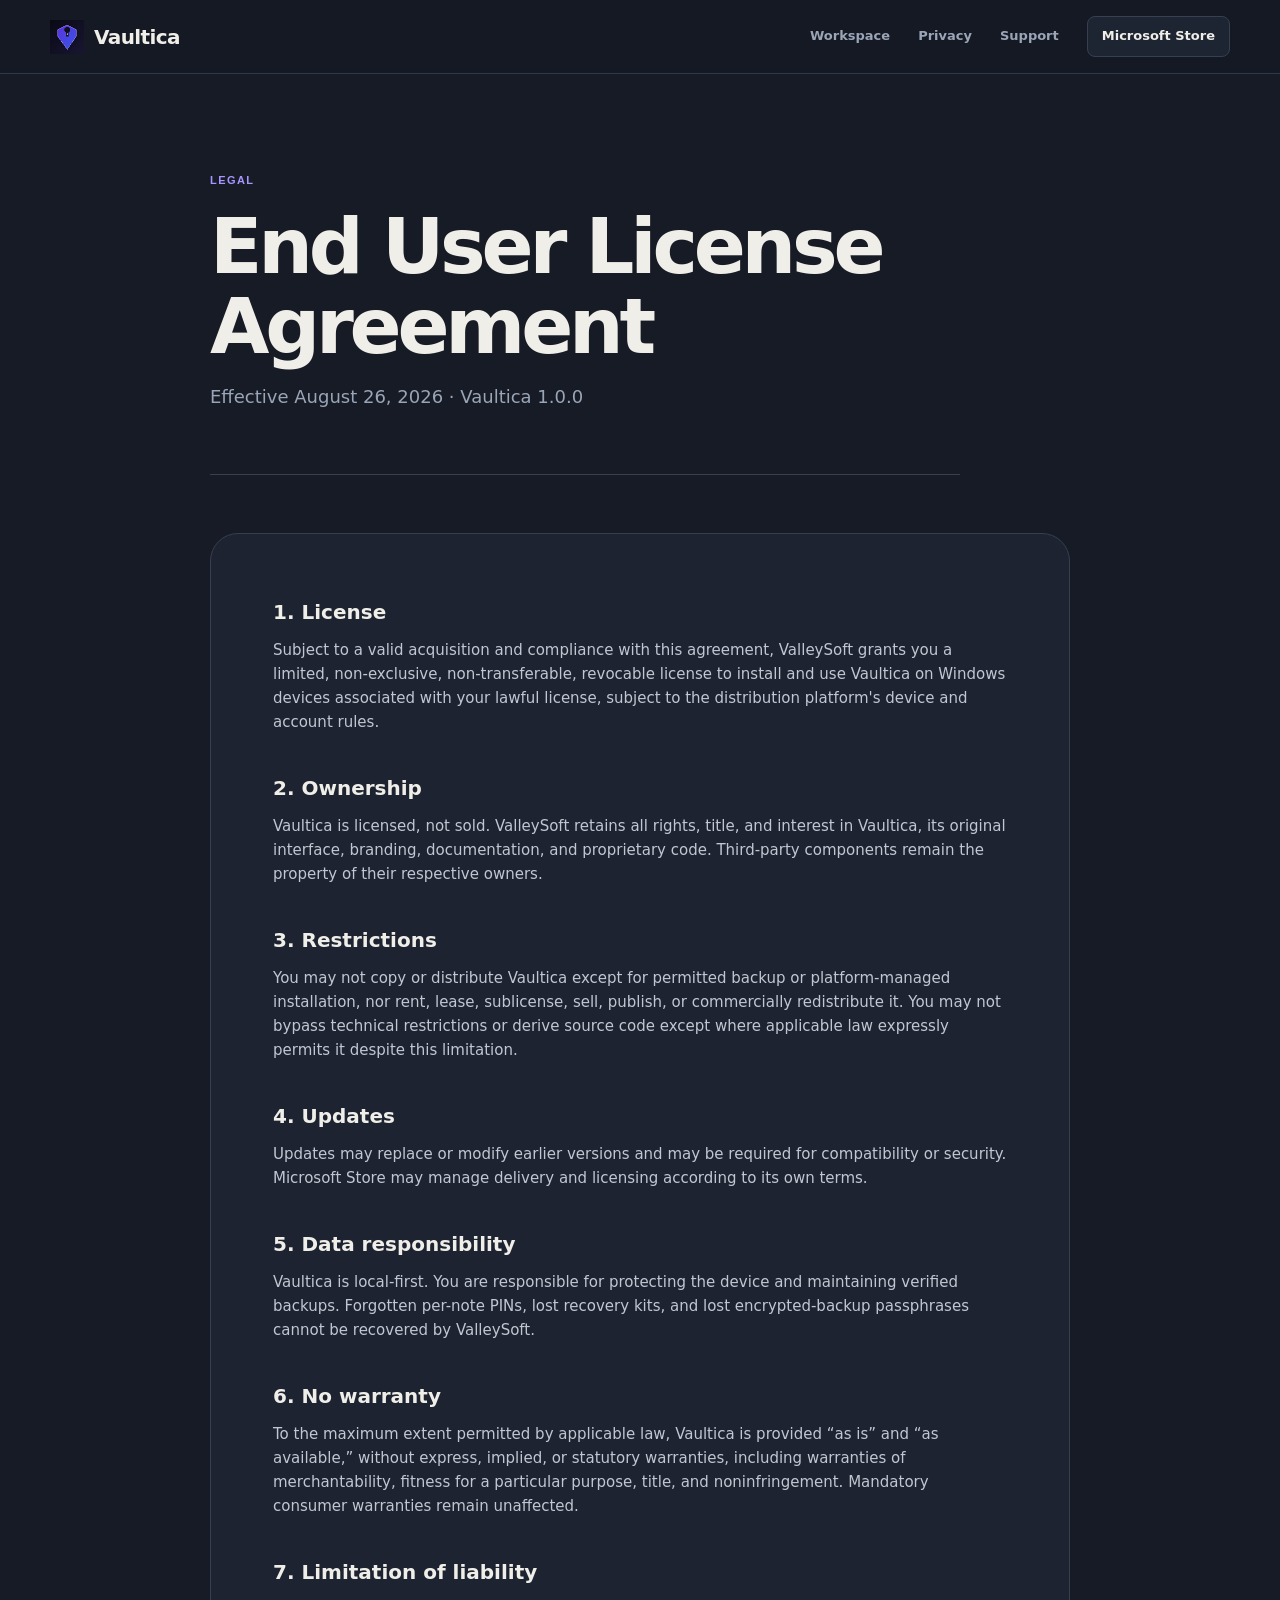
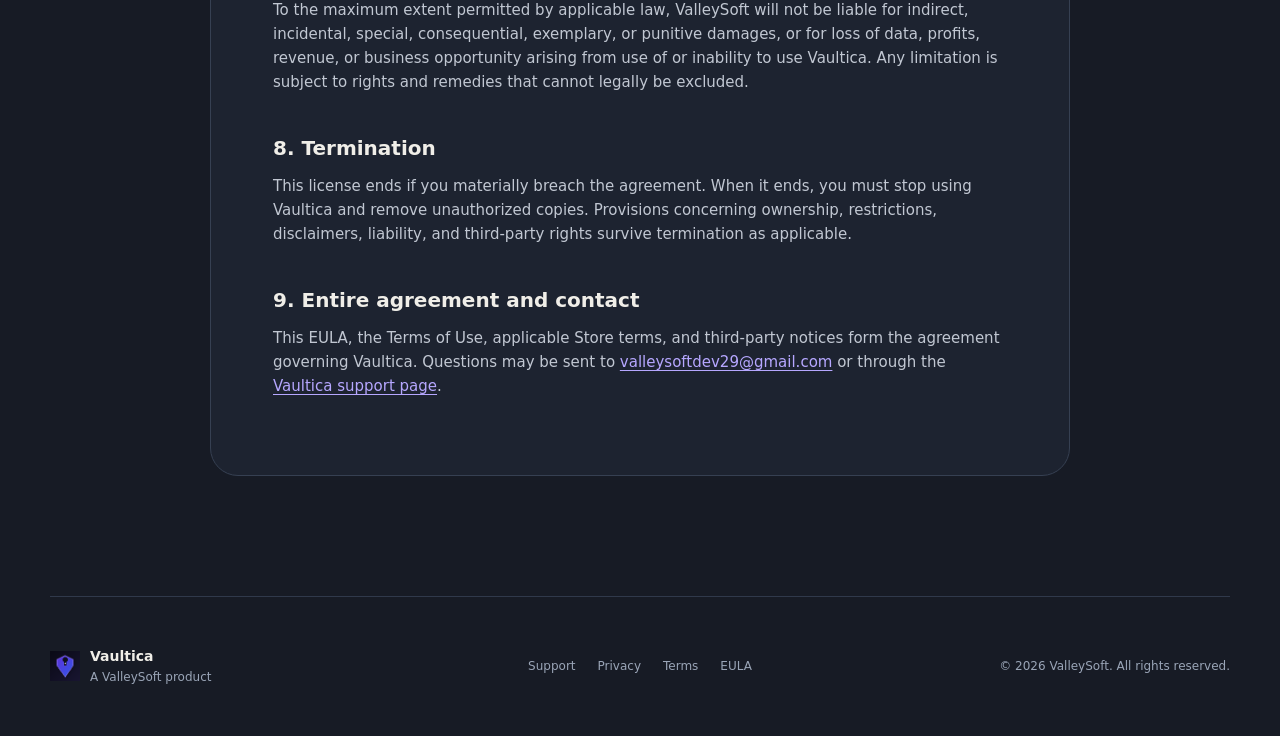
<file: eula.html>
<!doctype html><html lang="en"><head><meta charset="utf-8"><meta name="viewport" content="width=device-width, initial-scale=1"><meta name="theme-color" content="#151923"><meta name="description" content="Vaultica End User License Agreement."><title>End User License Agreement — Vaultica</title><link rel="icon" href="assets/icon-64x64.png"><link rel="stylesheet" href="assets/site.css"><script defer src="assets/site.js"></script></head>
<body class="document-page"><a class="skip-link" href="#main">Skip to content</a><header class="site-header"><a class="brand" href="index.html"><img src="assets/icon-64x64.png" width="34" height="34" alt=""><span>Vaultica</span></a><nav class="primary-nav"><a href="index.html#workspace">Workspace</a><a href="privacy.html">Privacy</a><a href="support.html">Support</a><a class="nav-pill" href="index.html#availability">Microsoft Store</a></nav><button class="menu-button" type="button" aria-label="Open navigation" aria-expanded="false"><span></span><span></span></button></header>
<main id="main" class="legal-document"><header><span class="kicker">Legal</span><h1>End User License Agreement</h1><p>Effective August 26, 2026 · Vaultica 1.0.0</p></header><section>
<h2>1. License</h2><p>Subject to a valid acquisition and compliance with this agreement, ValleySoft grants you a limited, non-exclusive, non-transferable, revocable license to install and use Vaultica on Windows devices associated with your lawful license, subject to the distribution platform's device and account rules.</p>
<h2>2. Ownership</h2><p>Vaultica is licensed, not sold. ValleySoft retains all rights, title, and interest in Vaultica, its original interface, branding, documentation, and proprietary code. Third-party components remain the property of their respective owners.</p>
<h2>3. Restrictions</h2><p>You may not copy or distribute Vaultica except for permitted backup or platform-managed installation, nor rent, lease, sublicense, sell, publish, or commercially redistribute it. You may not bypass technical restrictions or derive source code except where applicable law expressly permits it despite this limitation.</p>
<h2>4. Updates</h2><p>Updates may replace or modify earlier versions and may be required for compatibility or security. Microsoft Store may manage delivery and licensing according to its own terms.</p>
<h2>5. Data responsibility</h2><p>Vaultica is local-first. You are responsible for protecting the device and maintaining verified backups. Forgotten per-note PINs, lost recovery kits, and lost encrypted-backup passphrases cannot be recovered by ValleySoft.</p>
<h2>6. No warranty</h2><p>To the maximum extent permitted by applicable law, Vaultica is provided “as is” and “as available,” without express, implied, or statutory warranties, including warranties of merchantability, fitness for a particular purpose, title, and noninfringement. Mandatory consumer warranties remain unaffected.</p>
<h2>7. Limitation of liability</h2><p>To the maximum extent permitted by applicable law, ValleySoft will not be liable for indirect, incidental, special, consequential, exemplary, or punitive damages, or for loss of data, profits, revenue, or business opportunity arising from use of or inability to use Vaultica. Any limitation is subject to rights and remedies that cannot legally be excluded.</p>
<h2>8. Termination</h2><p>This license ends if you materially breach the agreement. When it ends, you must stop using Vaultica and remove unauthorized copies. Provisions concerning ownership, restrictions, disclaimers, liability, and third-party rights survive termination as applicable.</p>
<h2>9. Entire agreement and contact</h2><p>This EULA, the Terms of Use, applicable Store terms, and third-party notices form the agreement governing Vaultica. Questions may be sent to <a href="mailto:valleysoftdev29@gmail.com">valleysoftdev29@gmail.com</a> or through the <a href="support.html">Vaultica support page</a>.</p>
</section></main><footer class="site-footer shell"><div class="footer-brand"><img src="assets/icon-64x64.png" width="30" height="30" alt=""><div><strong>Vaultica</strong><span>A ValleySoft product</span></div></div><nav><a href="support.html">Support</a><a href="privacy.html">Privacy</a><a href="terms.html">Terms</a><a href="eula.html">EULA</a></nav><p>© 2026 ValleySoft. All rights reserved.</p></footer></body></html>
</file>
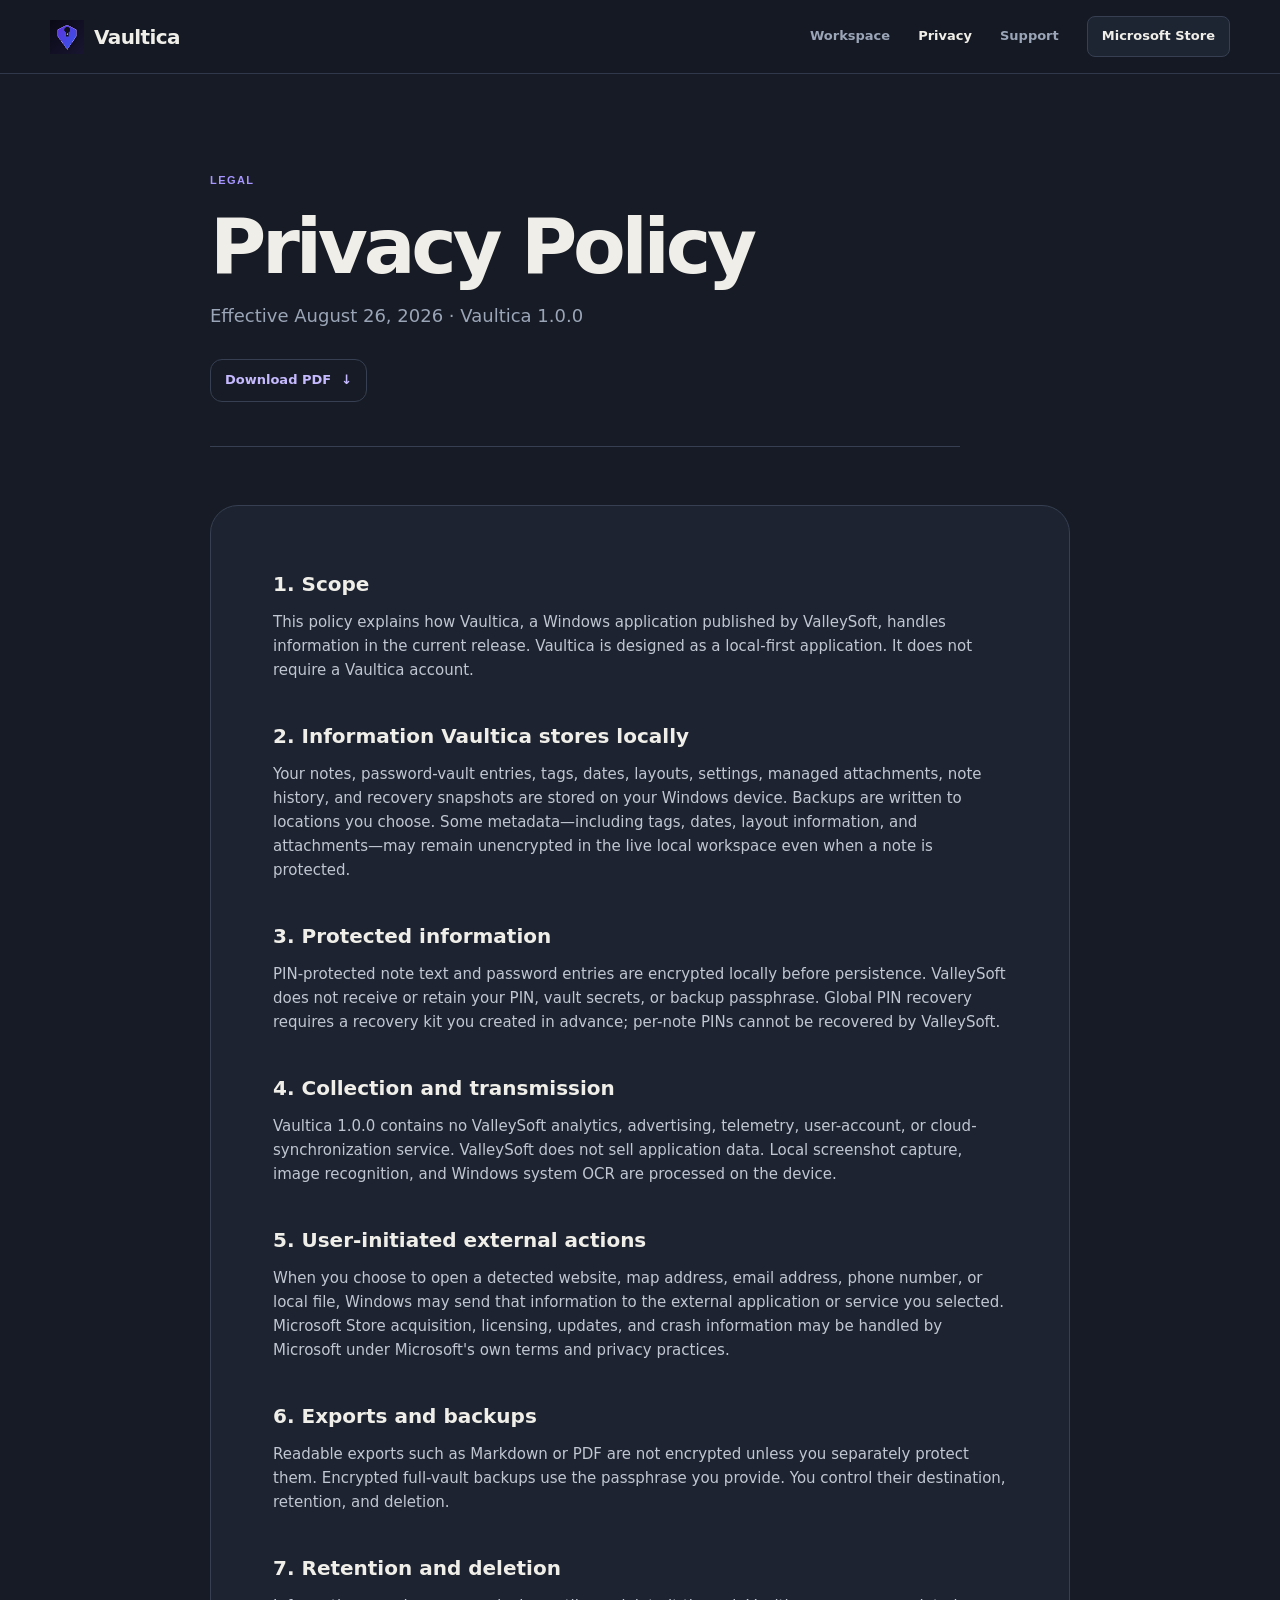
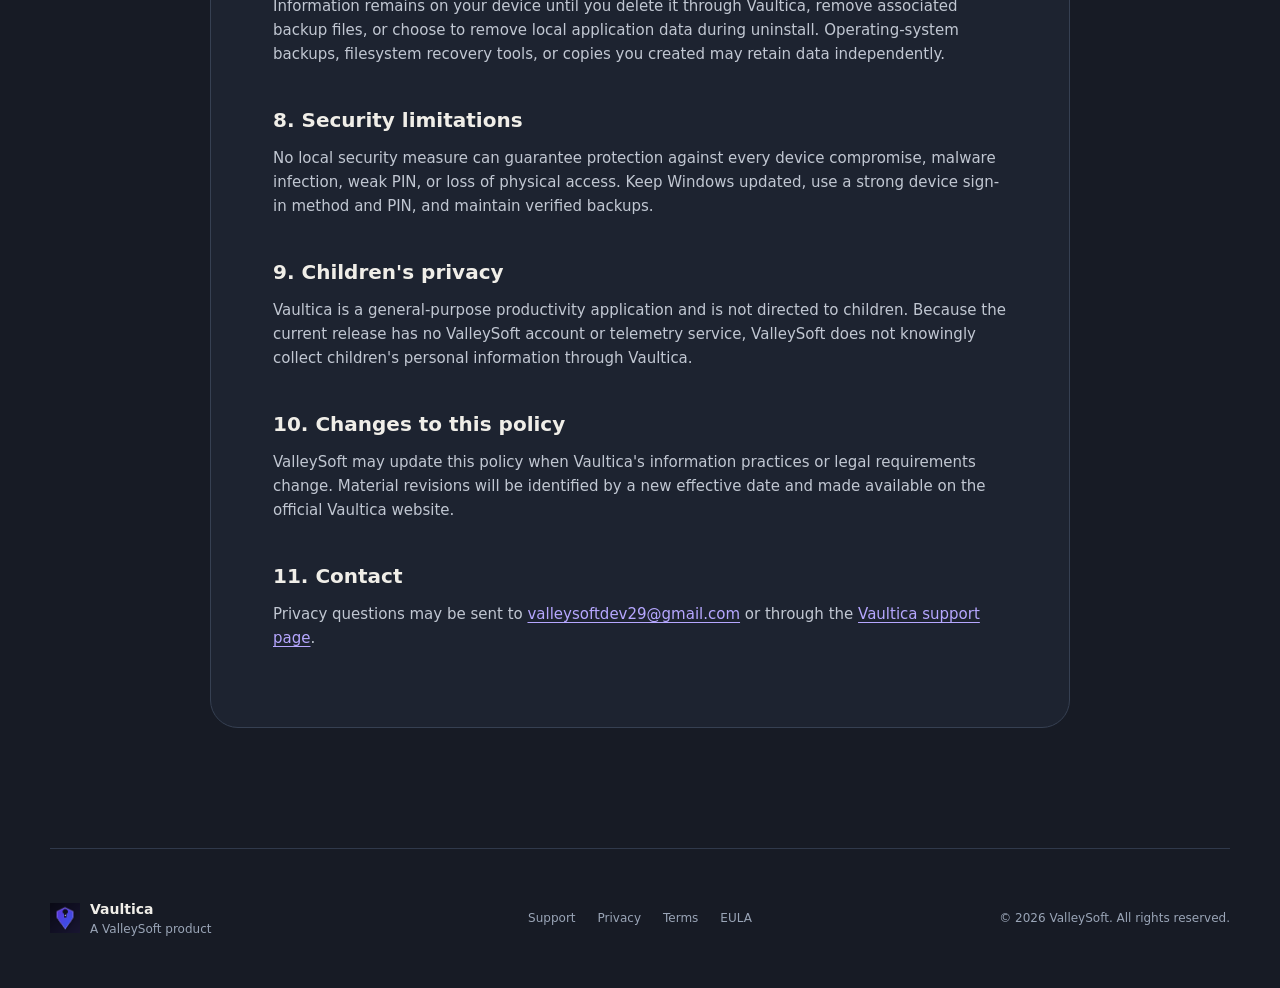
<file: privacy.html>
<!doctype html><html lang="en"><head><meta charset="utf-8"><meta name="viewport" content="width=device-width, initial-scale=1"><meta name="theme-color" content="#151923"><meta name="description" content="Vaultica Privacy Policy."><title>Privacy Policy — Vaultica</title><link rel="icon" href="assets/icon-64x64.png"><link rel="stylesheet" href="assets/site.css"><script defer src="assets/site.js"></script></head>
<body class="document-page"><a class="skip-link" href="#main">Skip to content</a><header class="site-header"><a class="brand" href="index.html"><img src="assets/icon-64x64.png" width="34" height="34" alt=""><span>Vaultica</span></a><nav class="primary-nav"><a href="index.html#workspace">Workspace</a><a class="active" href="privacy.html">Privacy</a><a href="support.html">Support</a><a class="nav-pill" href="index.html#availability">Microsoft Store</a></nav><button class="menu-button" type="button" aria-label="Open navigation" aria-expanded="false"><span></span><span></span></button></header>
<main id="main" class="legal-document"><header><span class="kicker">Legal</span><h1>Privacy Policy</h1><p>Effective August 26, 2026 · Vaultica 1.0.0</p><a class="document-download" href="assets/Vaultica-Privacy-Policy.pdf" download>Download PDF <span>↓</span></a></header>
<section><h2>1. Scope</h2><p>This policy explains how Vaultica, a Windows application published by ValleySoft, handles information in the current release. Vaultica is designed as a local-first application. It does not require a Vaultica account.</p>
<h2>2. Information Vaultica stores locally</h2><p>Your notes, password-vault entries, tags, dates, layouts, settings, managed attachments, note history, and recovery snapshots are stored on your Windows device. Backups are written to locations you choose. Some metadata—including tags, dates, layout information, and attachments—may remain unencrypted in the live local workspace even when a note is protected.</p>
<h2>3. Protected information</h2><p>PIN-protected note text and password entries are encrypted locally before persistence. ValleySoft does not receive or retain your PIN, vault secrets, or backup passphrase. Global PIN recovery requires a recovery kit you created in advance; per-note PINs cannot be recovered by ValleySoft.</p>
<h2>4. Collection and transmission</h2><p>Vaultica 1.0.0 contains no ValleySoft analytics, advertising, telemetry, user-account, or cloud-synchronization service. ValleySoft does not sell application data. Local screenshot capture, image recognition, and Windows system OCR are processed on the device.</p>
<h2>5. User-initiated external actions</h2><p>When you choose to open a detected website, map address, email address, phone number, or local file, Windows may send that information to the external application or service you selected. Microsoft Store acquisition, licensing, updates, and crash information may be handled by Microsoft under Microsoft's own terms and privacy practices.</p>
<h2>6. Exports and backups</h2><p>Readable exports such as Markdown or PDF are not encrypted unless you separately protect them. Encrypted full-vault backups use the passphrase you provide. You control their destination, retention, and deletion.</p>
<h2>7. Retention and deletion</h2><p>Information remains on your device until you delete it through Vaultica, remove associated backup files, or choose to remove local application data during uninstall. Operating-system backups, filesystem recovery tools, or copies you created may retain data independently.</p>
<h2>8. Security limitations</h2><p>No local security measure can guarantee protection against every device compromise, malware infection, weak PIN, or loss of physical access. Keep Windows updated, use a strong device sign-in method and PIN, and maintain verified backups.</p>
<h2>9. Children's privacy</h2><p>Vaultica is a general-purpose productivity application and is not directed to children. Because the current release has no ValleySoft account or telemetry service, ValleySoft does not knowingly collect children's personal information through Vaultica.</p>
<h2>10. Changes to this policy</h2><p>ValleySoft may update this policy when Vaultica's information practices or legal requirements change. Material revisions will be identified by a new effective date and made available on the official Vaultica website.</p>
<h2>11. Contact</h2><p>Privacy questions may be sent to <a href="mailto:valleysoftdev29@gmail.com">valleysoftdev29@gmail.com</a> or through the <a href="support.html">Vaultica support page</a>.</p></section></main>
<footer class="site-footer shell"><div class="footer-brand"><img src="assets/icon-64x64.png" width="30" height="30" alt=""><div><strong>Vaultica</strong><span>A ValleySoft product</span></div></div><nav><a href="support.html">Support</a><a href="privacy.html">Privacy</a><a href="terms.html">Terms</a><a href="eula.html">EULA</a></nav><p>© 2026 ValleySoft. All rights reserved.</p></footer></body></html>
</file>
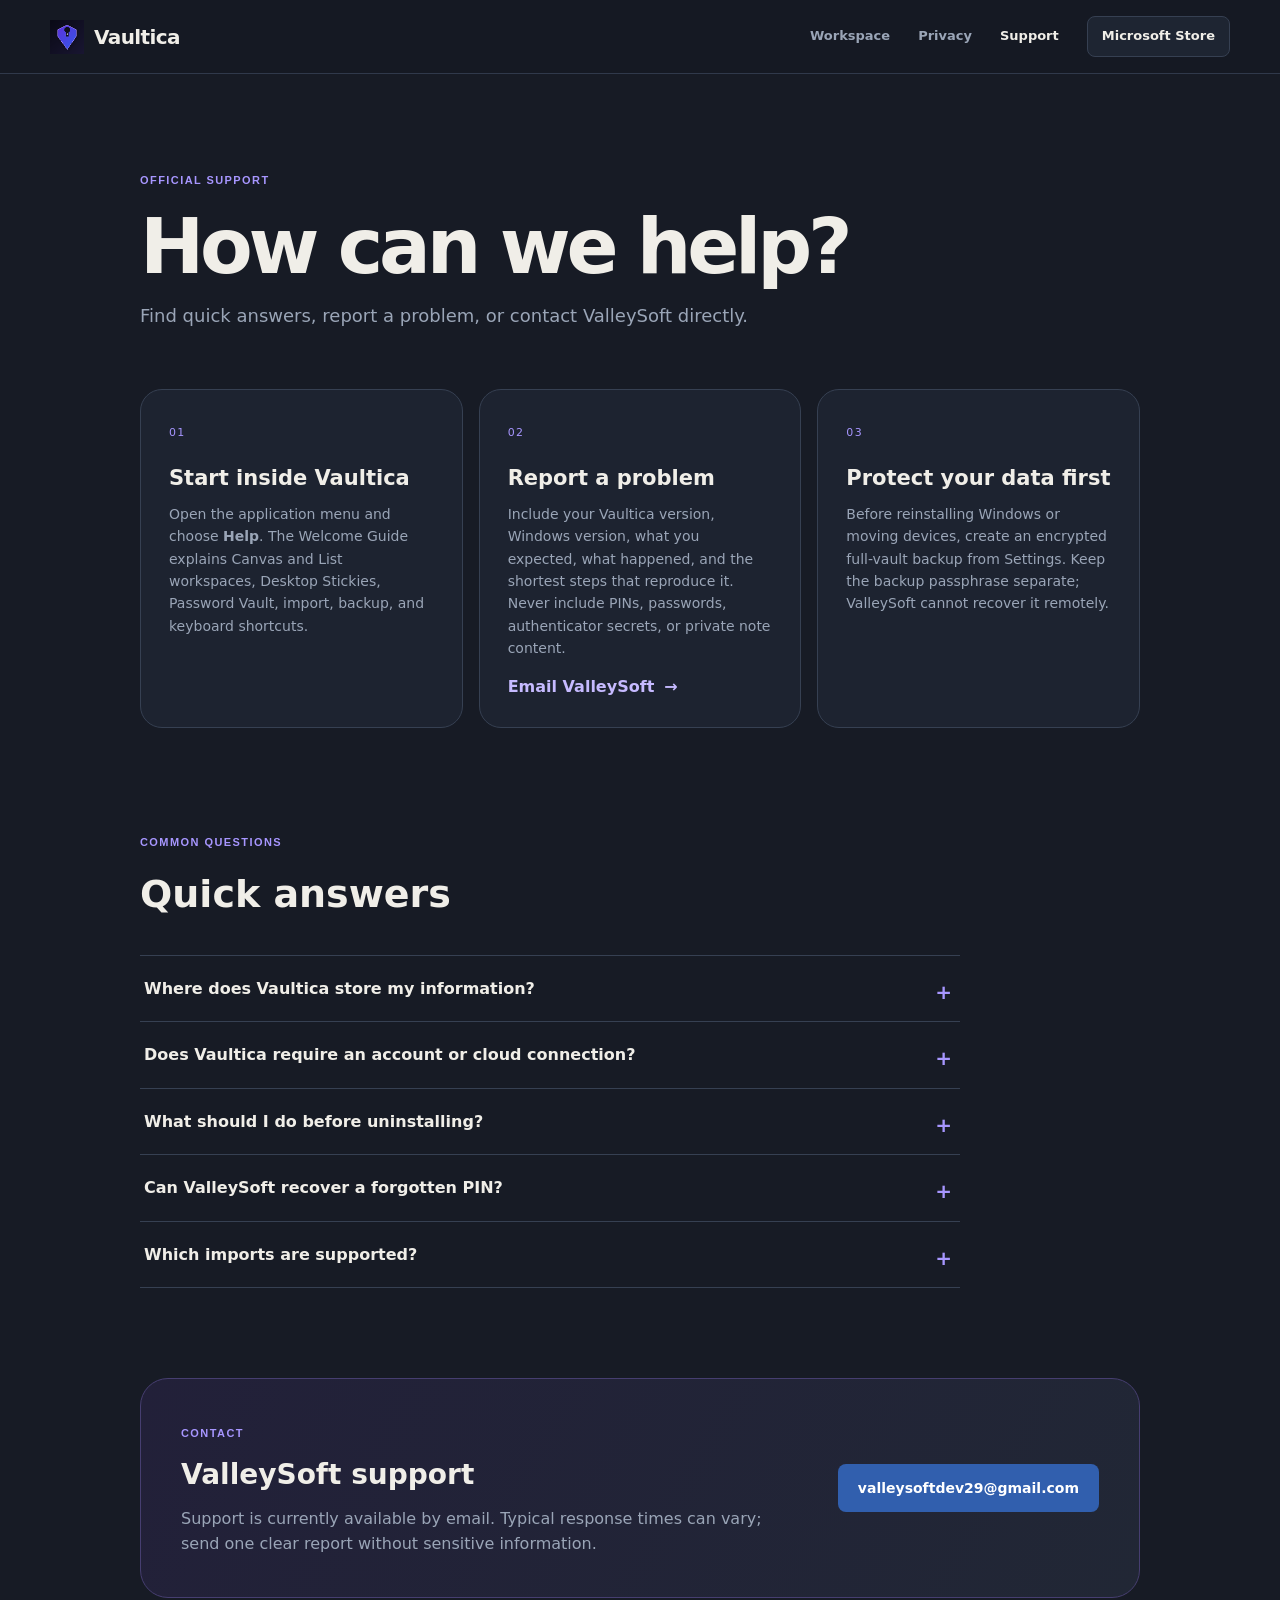
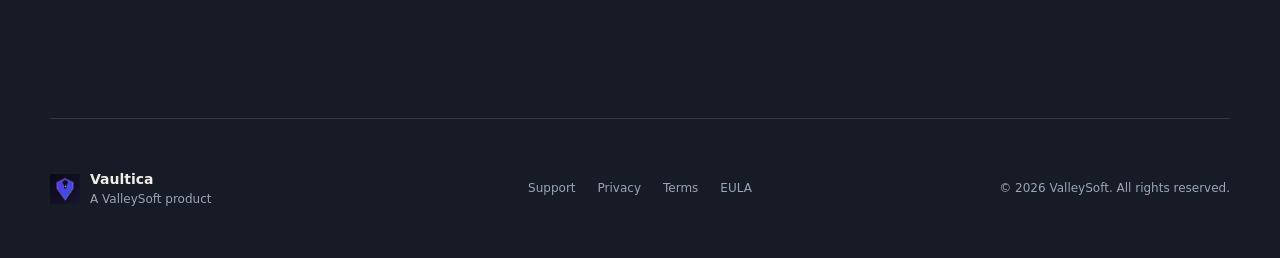
<file: support.html>
<!doctype html>
<html lang="en">
<head>
  <meta charset="utf-8"><meta name="viewport" content="width=device-width, initial-scale=1"><meta name="theme-color" content="#151923">
  <meta name="description" content="Official help and support for Vaultica by ValleySoft.">
  <title>Vaultica Support — ValleySoft</title><link rel="icon" href="assets/icon-64x64.png"><link rel="stylesheet" href="assets/site.css"><script defer src="assets/site.js"></script>
</head>
<body class="document-page"><a class="skip-link" href="#main">Skip to content</a>
  <header class="site-header"><a class="brand" href="index.html"><img src="assets/icon-64x64.png" width="34" height="34" alt=""><span>Vaultica</span></a><nav class="primary-nav" aria-label="Primary navigation"><a href="index.html#workspace">Workspace</a><a href="index.html#privacy">Privacy</a><a class="active" href="support.html">Support</a><a class="nav-pill" href="index.html#availability">Microsoft Store</a></nav><button class="menu-button" type="button" aria-label="Open navigation" aria-expanded="false"><span></span><span></span></button></header>
  <main id="main" class="document-shell">
    <header class="document-hero"><span class="kicker">Official support</span><h1>How can we help?</h1><p>Find quick answers, report a problem, or contact ValleySoft directly.</p></header>
    <section class="support-grid">
      <article class="support-card"><span>01</span><h2>Start inside Vaultica</h2><p>Open the application menu and choose <strong>Help</strong>. The Welcome Guide explains Canvas and List workspaces, Desktop Stickies, Password Vault, import, backup, and keyboard shortcuts.</p></article>
      <article class="support-card"><span>02</span><h2>Report a problem</h2><p>Include your Vaultica version, Windows version, what you expected, what happened, and the shortest steps that reproduce it. Never include PINs, passwords, authenticator secrets, or private note content.</p><a class="text-link" href="mailto:valleysoftdev29@gmail.com?subject=Vaultica%20support%20request">Email ValleySoft <b>→</b></a></article>
      <article class="support-card"><span>03</span><h2>Protect your data first</h2><p>Before reinstalling Windows or moving devices, create an encrypted full-vault backup from Settings. Keep the backup passphrase separate; ValleySoft cannot recover it remotely.</p></article>
    </section>
    <section class="faq-section"><span class="kicker">Common questions</span><h2>Quick answers</h2>
      <details><summary>Where does Vaultica store my information?</summary><p>Vaultica stores its workspace in the local Windows application-data area. Managed attachments and automatic recovery snapshots are local. Manual or scheduled backups are written only to locations you select.</p></details>
      <details><summary>Does Vaultica require an account or cloud connection?</summary><p>No. Version 1.0.0 has no Vaultica account system or cloud synchronization. Some actions you initiate—such as opening a web link, map, email address, or phone number—are handed to the appropriate external Windows application.</p></details>
      <details><summary>What should I do before uninstalling?</summary><p>Create and verify an encrypted backup if you need to retain the workspace. The installer can remove application files while retaining local user data, or remove local Vaultica data when you explicitly choose that option.</p></details>
      <details><summary>Can ValleySoft recover a forgotten PIN?</summary><p>ValleySoft cannot access your PIN or encrypted content. Global PIN recovery works only if you created and retained the offline recovery kit beforehand. Separate per-note PINs cannot be recovered.</p></details>
      <details><summary>Which imports are supported?</summary><p>Vaultica previews supported plain text, Markdown, common HTML documents, and CSV data before importing. Complex interactive web pages, scripts, applications, and unsupported content are rejected rather than imported as unreadable notes.</p></details>
    </section>
    <section class="contact-panel"><div><span class="kicker">Contact</span><h2>ValleySoft support</h2><p>Support is currently available by email. Typical response times can vary; send one clear report without sensitive information.</p></div><a class="button primary" href="mailto:valleysoftdev29@gmail.com?subject=Vaultica%20support%20request">valleysoftdev29@gmail.com</a></section>
  </main>
  <footer class="site-footer shell"><div class="footer-brand"><img src="assets/icon-64x64.png" width="30" height="30" alt=""><div><strong>Vaultica</strong><span>A ValleySoft product</span></div></div><nav aria-label="Footer navigation"><a href="support.html">Support</a><a href="privacy.html">Privacy</a><a href="terms.html">Terms</a><a href="eula.html">EULA</a></nav><p>© 2026 ValleySoft. All rights reserved.</p></footer>
</body></html>
</file>
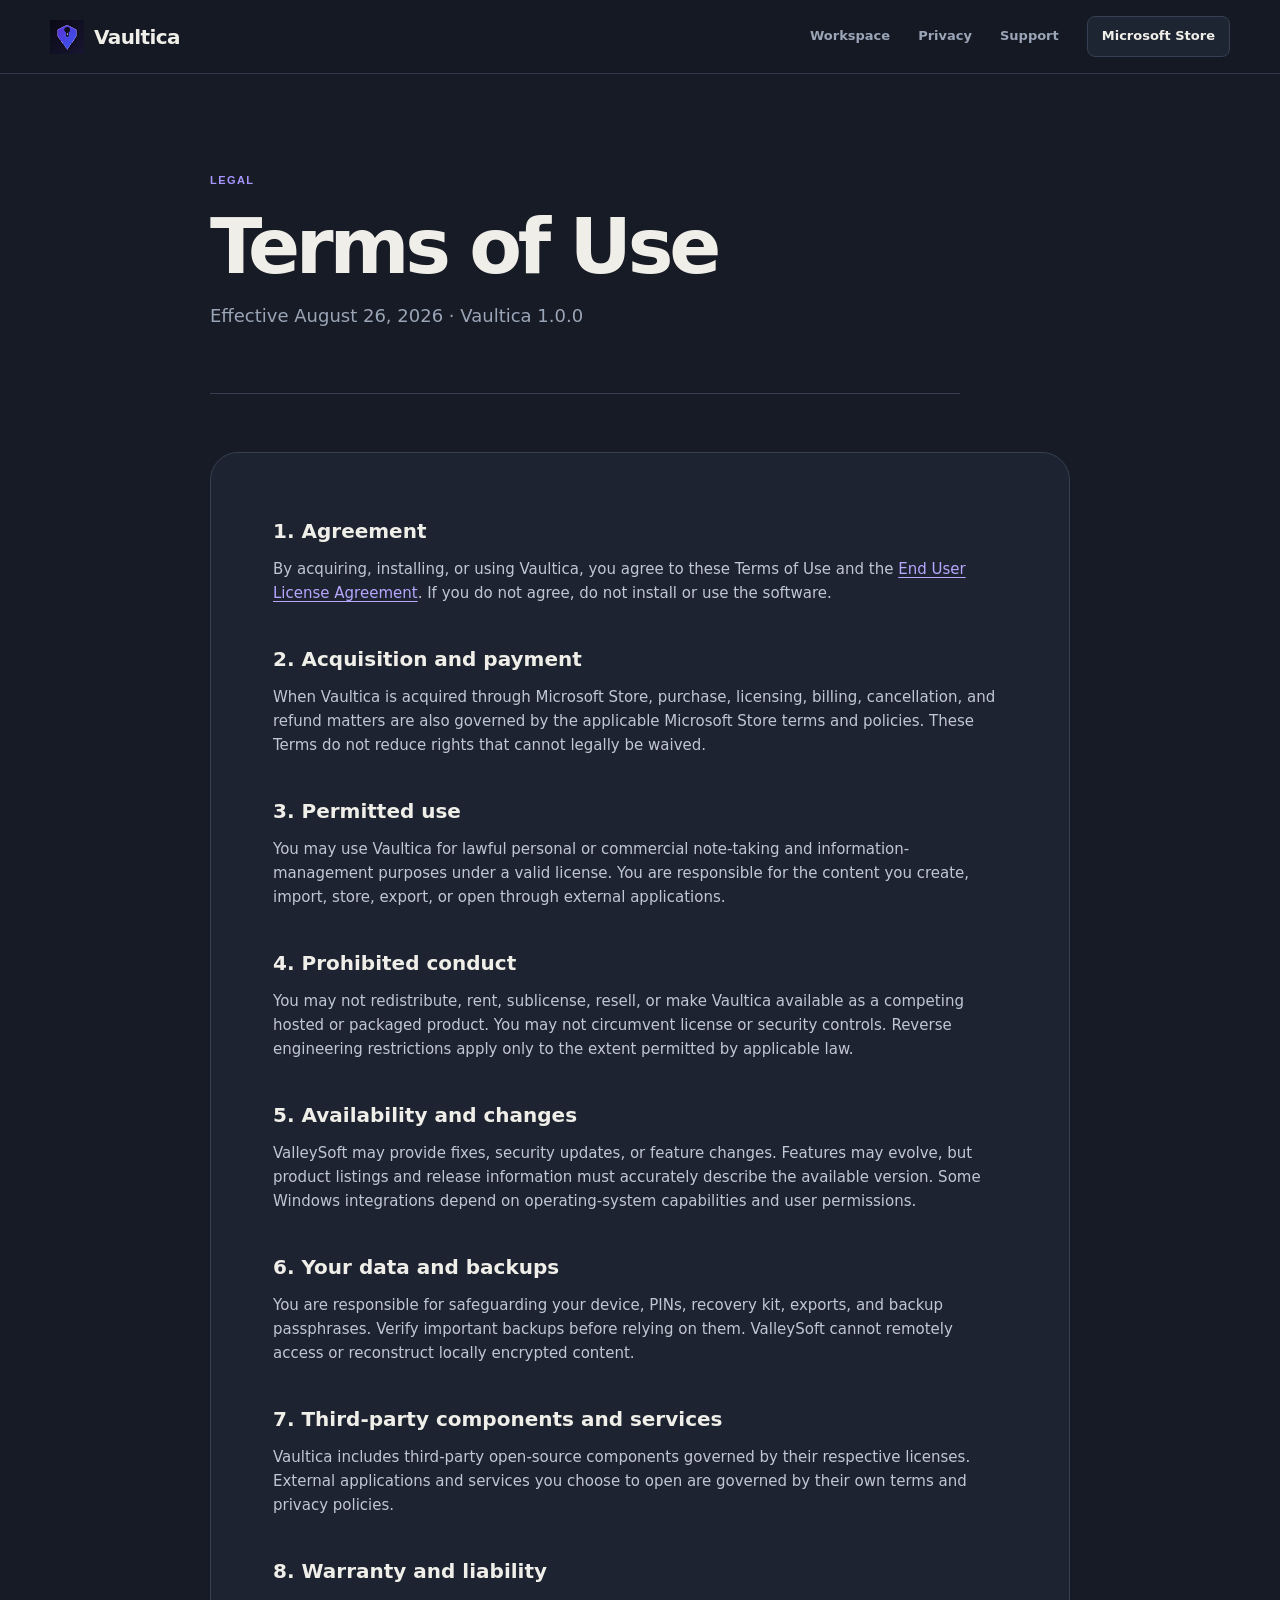
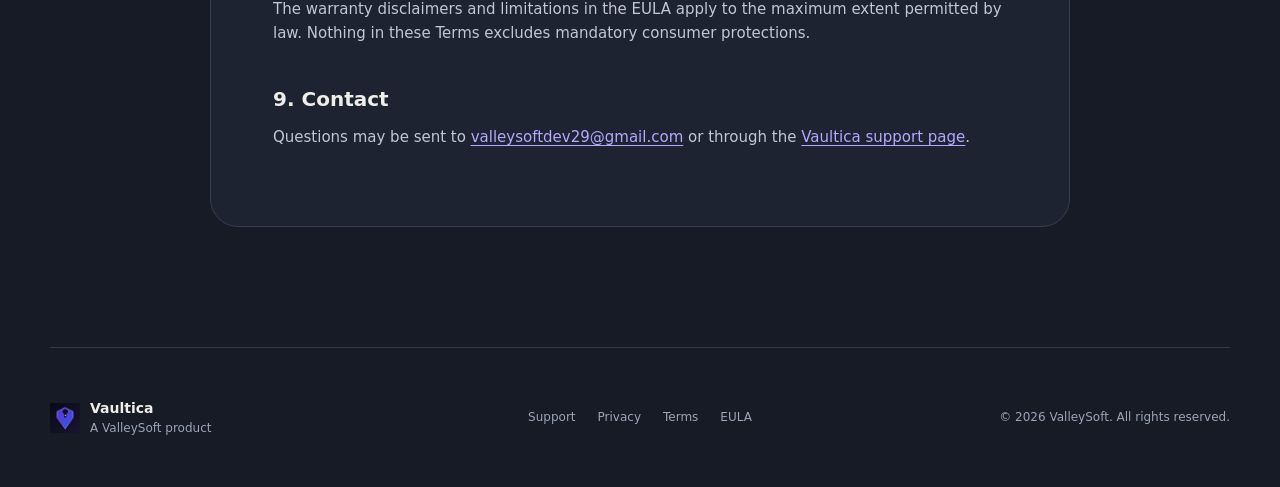
<file: terms.html>
<!doctype html><html lang="en"><head><meta charset="utf-8"><meta name="viewport" content="width=device-width, initial-scale=1"><meta name="theme-color" content="#151923"><meta name="description" content="Vaultica Terms of Use."><title>Terms of Use — Vaultica</title><link rel="icon" href="assets/icon-64x64.png"><link rel="stylesheet" href="assets/site.css"><script defer src="assets/site.js"></script></head>
<body class="document-page"><a class="skip-link" href="#main">Skip to content</a><header class="site-header"><a class="brand" href="index.html"><img src="assets/icon-64x64.png" width="34" height="34" alt=""><span>Vaultica</span></a><nav class="primary-nav"><a href="index.html#workspace">Workspace</a><a href="privacy.html">Privacy</a><a href="support.html">Support</a><a class="nav-pill" href="index.html#availability">Microsoft Store</a></nav><button class="menu-button" type="button" aria-label="Open navigation" aria-expanded="false"><span></span><span></span></button></header>
<main id="main" class="legal-document"><header><span class="kicker">Legal</span><h1>Terms of Use</h1><p>Effective August 26, 2026 · Vaultica 1.0.0</p></header><section>
<h2>1. Agreement</h2><p>By acquiring, installing, or using Vaultica, you agree to these Terms of Use and the <a href="eula.html">End User License Agreement</a>. If you do not agree, do not install or use the software.</p>
<h2>2. Acquisition and payment</h2><p>When Vaultica is acquired through Microsoft Store, purchase, licensing, billing, cancellation, and refund matters are also governed by the applicable Microsoft Store terms and policies. These Terms do not reduce rights that cannot legally be waived.</p>
<h2>3. Permitted use</h2><p>You may use Vaultica for lawful personal or commercial note-taking and information-management purposes under a valid license. You are responsible for the content you create, import, store, export, or open through external applications.</p>
<h2>4. Prohibited conduct</h2><p>You may not redistribute, rent, sublicense, resell, or make Vaultica available as a competing hosted or packaged product. You may not circumvent license or security controls. Reverse engineering restrictions apply only to the extent permitted by applicable law.</p>
<h2>5. Availability and changes</h2><p>ValleySoft may provide fixes, security updates, or feature changes. Features may evolve, but product listings and release information must accurately describe the available version. Some Windows integrations depend on operating-system capabilities and user permissions.</p>
<h2>6. Your data and backups</h2><p>You are responsible for safeguarding your device, PINs, recovery kit, exports, and backup passphrases. Verify important backups before relying on them. ValleySoft cannot remotely access or reconstruct locally encrypted content.</p>
<h2>7. Third-party components and services</h2><p>Vaultica includes third-party open-source components governed by their respective licenses. External applications and services you choose to open are governed by their own terms and privacy policies.</p>
<h2>8. Warranty and liability</h2><p>The warranty disclaimers and limitations in the EULA apply to the maximum extent permitted by law. Nothing in these Terms excludes mandatory consumer protections.</p>
<h2>9. Contact</h2><p>Questions may be sent to <a href="mailto:valleysoftdev29@gmail.com">valleysoftdev29@gmail.com</a> or through the <a href="support.html">Vaultica support page</a>.</p>
</section></main><footer class="site-footer shell"><div class="footer-brand"><img src="assets/icon-64x64.png" width="30" height="30" alt=""><div><strong>Vaultica</strong><span>A ValleySoft product</span></div></div><nav><a href="support.html">Support</a><a href="privacy.html">Privacy</a><a href="terms.html">Terms</a><a href="eula.html">EULA</a></nav><p>© 2026 ValleySoft. All rights reserved.</p></footer></body></html>
</file>
<file: assets/site.css>
:root{--bg:#151923;--bg-2:#1b202c;--panel:#212735;--panel-2:#282f40;--line:#333b4e;--text:#f5f1e9;--muted:#a6adbd;--purple:#7c5cff;--purple-2:#a28bff;--blue:#59c3ff;--green:#54d6a2;--cream:#e8e0cf;--ink:#141925;--radius:26px;--shadow:0 26px 80px rgba(0,0,0,.34);font-family:Inter,"Segoe UI Variable Text","Segoe UI",system-ui,sans-serif;color-scheme:dark}
*{box-sizing:border-box}html{scroll-behavior:smooth}body{margin:0;background:var(--bg);color:var(--text);font-size:16px;line-height:1.6;overflow-x:hidden}a{color:inherit;text-decoration:none}button{font:inherit}.shell{width:min(1180px,calc(100% - 48px));margin-inline:auto}.skip-link{position:fixed;z-index:100;top:12px;left:12px;transform:translateY(-150%);background:#fff;color:#111;padding:10px 16px;border-radius:10px}.skip-link:focus{transform:none}.site-header{height:74px;padding:0 max(24px,calc((100vw - 1180px)/2));display:flex;align-items:center;justify-content:space-between;border-bottom:1px solid rgba(255,255,255,.07);background:rgba(21,25,35,.88);backdrop-filter:blur(18px);position:sticky;top:0;z-index:50}.brand{display:flex;align-items:center;gap:10px;font-size:20px;font-weight:760;letter-spacing:-.03em}.brand img{filter:drop-shadow(0 0 14px rgba(124,92,255,.25))}.primary-nav{display:flex;align-items:center;gap:28px;color:var(--muted);font-size:14px;font-weight:650}.primary-nav a{transition:color .2s}.primary-nav a:hover,.primary-nav a:focus-visible,.primary-nav a.active{color:var(--text)}.primary-nav .nav-pill{padding:9px 14px;border:1px solid var(--line);border-radius:999px;color:var(--text);background:rgba(255,255,255,.025)}.menu-button{display:none;border:0;background:transparent;width:44px;height:44px;place-content:center;gap:6px}.menu-button span{display:block;width:22px;height:1px;background:var(--text)}
.hero{min-height:720px;padding:96px 0 86px;display:grid;grid-template-columns:.86fr 1.14fr;align-items:center;gap:60px}.eyebrow,.kicker{font-size:12px;letter-spacing:.16em;text-transform:uppercase;font-weight:800;color:var(--purple-2)}.eyebrow{display:flex;align-items:center;gap:9px}.eyebrow span{width:7px;height:7px;border-radius:50%;background:var(--green);box-shadow:0 0 0 5px rgba(84,214,162,.12)}h1,h2,h3,p{margin-top:0}.hero h1{font-size:clamp(48px,5.7vw,78px);line-height:1.02;letter-spacing:-.055em;margin:24px 0}.hero h1 em,.section-heading h2 em{font-family:Georgia,serif;font-weight:400;color:var(--purple-2)}.hero-lead{font-size:20px;line-height:1.55;color:var(--muted);max-width:590px}.hero-actions{display:flex;gap:12px;margin-top:34px;flex-wrap:wrap}.button{min-height:48px;padding:12px 19px;border-radius:14px;display:inline-flex;align-items:center;justify-content:center;font-weight:730;font-size:14px;border:1px solid transparent;transition:transform .2s,background .2s,border-color .2s}.button:hover{transform:translateY(-1px)}.button.primary{color:white;background:linear-gradient(135deg,var(--purple),#5749cd);box-shadow:0 10px 30px rgba(124,92,255,.22)}.button.secondary{background:rgba(255,255,255,.03);border-color:var(--line)}.button.secondary:hover{border-color:#596078;background:rgba(255,255,255,.05)}.button.is-disabled{cursor:default}.button.is-disabled:hover{transform:none}.microcopy{font-size:12px;color:#778093;margin-top:14px}.product-scene{position:relative;min-height:570px}.scene-glow{position:absolute;width:520px;height:520px;border-radius:50%;background:radial-gradient(circle,rgba(124,92,255,.25),transparent 67%);right:-60px;top:5px;filter:blur(10px)}.app-frame{position:absolute;inset:18px -80px 18px 0;border:1px solid #3b4357;border-radius:22px;background:#171c27;box-shadow:var(--shadow);overflow:hidden;transform:perspective(1400px) rotateY(-4deg) rotateX(1deg);transform-origin:left center}.app-bar{height:50px;display:flex;justify-content:space-between;align-items:center;padding:0 14px;border-bottom:1px solid #303748;background:#1b202c}.app-brand{display:flex;align-items:center;gap:7px;font-weight:750;font-size:11px}.bar-actions{display:flex;align-items:center;gap:13px}.bar-actions i{width:12px;height:12px;border:1px solid var(--purple);border-radius:3px}.bar-actions b{width:20px;height:1px;background:#576074}.canvas-dots{position:absolute;inset:50px 0 0;background-image:radial-gradient(#354056 1.1px,transparent 1.1px);background-size:24px 24px}.demo-note,.demo-sticky,.organizer-card{position:absolute;color:var(--ink);box-shadow:0 18px 50px rgba(0,0,0,.28)}.demo-note{background:#d9d6cf;border-radius:16px;border:2px solid #3977d4;padding:52px 20px 18px}.demo-note h3{font-size:24px;line-height:1.1;margin:8px 0 16px}.demo-note p{font-family:Georgia,serif;color:#5a6270;line-height:1.65}.demo-note footer{position:absolute;bottom:12px;left:18px;right:18px;display:flex;justify-content:space-between;font-size:10px;color:#77808d}.note-chrome{position:absolute;top:0;left:0;right:0;height:38px;border-bottom:1px solid rgba(21,25,35,.12);display:flex;align-items:center;gap:6px;padding:0 10px}.note-chrome .swatch{width:11px;height:11px;border-radius:50%;background:#c4b999;border:1px solid rgba(0,0,0,.1)}.note-chrome .swatch.active{outline:2px solid #445675}.note-chrome div{flex:1}.note-chrome b{width:13px;height:2px;background:#4855bf}.note-one{left:52px;top:112px;width:295px;height:300px;transform:rotate(-1.5deg)}.note-two{right:30px;top:72px;width:254px;height:216px;background:#d2cfbb;border-color:#8d7c2f}.note-two small{font-size:9px;letter-spacing:.15em}.note-two h3{font-size:18px}.key-dot{color:#5c4aee}.health-dot{display:inline-block;width:8px;height:8px;background:#28a77c;border-radius:50%}.demo-sticky{right:10px;bottom:36px;width:230px;height:150px;background:#f2d882;border-radius:12px;padding:40px 18px 14px;transform:rotate(2deg)}.sticky-top{position:absolute;top:0;left:0;right:0;padding:8px 12px;display:flex;justify-content:space-between;border-bottom:1px solid rgba(0,0,0,.1);font-size:8px}.demo-sticky h3{margin:2px 0 4px;font-size:20px}.demo-sticky p{font-size:13px}.organizer-card{left:12px;bottom:24px;width:190px;height:125px;padding:16px;background:#232938;color:#edf0f5;border:1px solid #3a4255;border-radius:16px}.organizer-card>span{font-size:8px;letter-spacing:.18em;color:var(--purple-2)}.organizer-card strong{display:block;font-size:17px;margin-bottom:10px}.organizer-card>b{position:absolute;right:16px;top:18px;background:#312c58;color:#bdb0ff;padding:2px 8px;border-radius:999px;font-size:10px}.organizer-card div{height:7px;border-radius:99px;background:#343c50;margin:7px 0}.organizer-card div:nth-last-child(2){width:82%}.organizer-card div:last-child{width:64%}
.promise-strip{border-block:1px solid var(--line);display:grid;grid-template-columns:repeat(3,1fr);max-width:1000px;margin:auto}.promise-strip div{padding:26px 40px;text-align:center;display:flex;flex-direction:column}.promise-strip div+div{border-left:1px solid var(--line)}.promise-strip strong{font-size:14px}.promise-strip span{font-size:12px;color:var(--muted)}.section{padding:130px 0}.section-heading{max-width:690px;margin-bottom:54px}.section-heading h2,.privacy-copy h2,.closing h2{font-size:clamp(40px,4.5vw,62px);line-height:1.08;letter-spacing:-.045em;margin:14px 0 20px}.section-heading p{font-size:18px;color:var(--muted);max-width:590px}.three-up{display:grid;grid-template-columns:repeat(3,1fr);gap:18px}.feature-card{min-height:520px;border:1px solid var(--line);border-radius:var(--radius);padding:28px;background:linear-gradient(150deg,#222835,#1b202b);position:relative;overflow:hidden}.feature-card:before{content:"";position:absolute;inset:0;background:radial-gradient(circle at 50% 20%,rgba(124,92,255,.1),transparent 42%);pointer-events:none}.feature-number{position:absolute;top:22px;right:24px;font-size:11px;color:#6e768a;letter-spacing:.12em}.feature-card h3{font-size:26px;letter-spacing:-.03em;margin-top:24px}.feature-card>p{color:var(--muted);min-height:78px}.feature-card ul{padding:0;margin:24px 0 0;list-style:none;color:#c9ced8;font-size:13px}.feature-card li{padding:10px 0;border-top:1px solid rgba(255,255,255,.07)}.mini-canvas{height:150px;margin-top:35px;background-image:radial-gradient(#424b61 1px,transparent 1px);background-size:14px 14px;position:relative}.mini-canvas i{position:absolute;width:80px;height:58px;border-radius:8px;background:#c9c6bd;border:2px solid #6e65d4;box-shadow:0 8px 18px rgba(0,0,0,.2)}.mini-canvas i:nth-child(1){left:15px;top:15px}.mini-canvas i:nth-child(2){right:18px;top:35px;background:#c9bd88}.mini-canvas i:nth-child(3){left:95px;bottom:6px;width:62px;height:45px}.mini-sticky{width:190px;height:145px;margin:38px auto 2px;padding:38px 16px 10px;border-radius:10px;background:#f0d47a;color:#302a18;box-shadow:0 18px 32px rgba(0,0,0,.28);transform:rotate(-2deg);position:relative}.mini-sticky:before{content:"";position:absolute;top:0;left:0;right:0;height:28px;border-bottom:1px solid rgba(0,0,0,.12)}.mini-sticky b{display:block;font-size:17px}.mini-sticky span{font-size:10px}.mini-vault{height:145px;margin-top:38px;border:1px solid #414a60;border-radius:14px;background:#1b202b;display:flex;align-items:center;padding:20px;gap:14px}.mini-vault>span{width:46px;height:46px;display:grid;place-items:center;background:#2d294e;color:var(--purple-2);border-radius:12px}.mini-vault div{display:flex;flex-direction:column;flex:1}.mini-vault small{color:#7f899c}.mini-vault i{width:9px;height:9px;background:var(--green);border-radius:50%}
.privacy-section{padding:125px 0;background:#10141d;border-block:1px solid #292f3e}.privacy-grid{display:grid;grid-template-columns:.8fr 1.2fr;gap:100px;align-items:center}.privacy-orbit{width:min(390px,80vw);aspect-ratio:1;border:1px solid #353d51;border-radius:50%;position:relative;display:grid;place-items:center;margin:auto;background:radial-gradient(circle,rgba(124,92,255,.14),transparent 58%)}.privacy-orbit:before,.privacy-orbit:after{content:"";position:absolute;inset:17%;border:1px solid #343a4d;border-radius:50%}.privacy-orbit:after{inset:34%;border-color:#554b8c}.privacy-orbit strong{width:92px;height:92px;border-radius:25px;background:#27233f;display:grid;place-items:center;color:#c5b9ff;font-size:13px;z-index:2;box-shadow:0 0 60px rgba(124,92,255,.22)}.privacy-orbit span,.privacy-orbit i,.privacy-orbit b,.privacy-orbit em{position:absolute;width:11px;height:11px;border-radius:50%;background:var(--green)}.privacy-orbit span{top:15%;left:26%}.privacy-orbit i{right:9%;top:48%;background:var(--purple-2)}.privacy-orbit b{bottom:14%;left:35%;background:var(--blue)}.privacy-orbit em{left:13%;top:60%;background:#d2bc73}.privacy-copy>p{font-size:18px;color:var(--muted)}.privacy-points{margin:34px 0}.privacy-points div{padding:18px 0;border-top:1px solid var(--line);display:grid;grid-template-columns:145px 1fr;gap:18px}.privacy-points b{font-size:14px}.privacy-points span{font-size:13px;color:var(--muted)}.text-link{display:inline-flex;gap:10px;align-items:center;color:#c6baff;font-weight:740}.text-link span,.text-link b{transition:transform .2s}.text-link:hover span,.text-link:hover b{transform:translateX(4px)}.section-heading.compact{margin-bottom:36px}.feature-list{display:grid;grid-template-columns:repeat(2,1fr);border:1px solid var(--line);border-radius:var(--radius);overflow:hidden}.feature-list article{display:flex;gap:18px;padding:28px;border-bottom:1px solid var(--line)}.feature-list article:nth-child(odd){border-right:1px solid var(--line)}.feature-list article:nth-last-child(-n+2){border-bottom:0}.feature-list>article>span{width:40px;height:40px;border-radius:12px;background:#292641;color:var(--purple-2);display:grid;place-items:center;flex:0 0 auto;font-size:18px}.feature-list h3{font-size:17px;margin:0 0 4px}.feature-list p{margin:0;color:var(--muted);font-size:13px}.closing{margin-bottom:100px;padding:65px;border-radius:32px;border:1px solid #463e70;background:linear-gradient(125deg,#211d38,#1b202c 64%);display:flex;align-items:flex-end;justify-content:space-between;gap:40px}.closing>div:first-child{max-width:690px}.closing h2{margin-bottom:12px}.closing p{color:var(--muted);font-size:17px}.closing-actions{display:flex;flex-direction:column;gap:10px;min-width:245px}.site-footer{min-height:140px;padding-block:36px;border-top:1px solid var(--line);display:grid;grid-template-columns:1fr auto 1fr;align-items:center;gap:30px;color:var(--muted);font-size:12px}.footer-brand{display:flex;align-items:center;gap:10px}.footer-brand div{display:flex;flex-direction:column}.footer-brand strong{color:var(--text);font-size:14px}.site-footer nav{display:flex;gap:22px}.site-footer nav a:hover{color:var(--text)}.site-footer>p{text-align:right;margin:0}
.screen-stage{position:relative;z-index:1;margin:0 0 0 6px;padding:14px;border:1px solid #3a4255;border-radius:26px;background:#1a1f2b;box-shadow:0 28px 80px rgba(0,0,0,.4);transform:perspective(1400px) rotateY(-4deg) rotateX(1deg);transform-origin:left center}.screen-meta,.screen-controls{display:flex;align-items:center;justify-content:space-between;color:#8993a7;font-size:11px;letter-spacing:.08em;text-transform:uppercase}.screen-live{display:inline-flex;align-items:center;gap:7px;color:#b9b1ff}.screen-live i{width:7px;height:7px;border-radius:50%;background:#54d6a2;box-shadow:0 0 0 4px rgba(84,214,162,.12)}.screen-viewport{position:relative;overflow:hidden;margin-top:12px;border-radius:15px;background:#121620;aspect-ratio:16/10}.screen-slide{position:absolute;inset:0;margin:0;opacity:0;transform:scale(1.025);transition:opacity .45s ease,transform .65s ease;pointer-events:none}.screen-slide.is-active{opacity:1;transform:scale(1);pointer-events:auto}.screen-slide img{display:block;width:100%;height:100%;object-fit:cover;object-position:center}.screen-slide figcaption{position:absolute;left:16px;right:16px;bottom:14px;display:flex;align-items:baseline;gap:10px;padding:11px 13px;border:1px solid rgba(255,255,255,.12);border-radius:12px;background:rgba(17,22,32,.82);backdrop-filter:blur(12px);color:#cbd1db;font-size:12px}.screen-slide figcaption b{color:#fff;font-size:13px}.screen-controls{justify-content:center;gap:18px;padding:13px 3px 0}.screen-arrow{width:29px;height:29px;border:1px solid #3e4860;border-radius:50%;background:#232a38;color:#b8b0ff;font-size:16px;cursor:pointer;transition:background .2s,border-color .2s}.screen-arrow:hover,.screen-arrow:focus-visible{background:#302b59;border-color:#7564ee}.screen-dots{display:flex;gap:7px}.screen-dots button{width:7px;height:7px;padding:0;border:0;border-radius:50%;background:#556074;cursor:pointer;transition:width .25s,background .25s}.screen-dots button.is-active{width:23px;border-radius:5px;background:#9d8cff}.screen-footnote{margin:11px 2px 0;color:#687286;font-size:10px;text-align:right}.product-scene{min-height:560px}.scene-glow{right:-30px;top:30px}.screen-stage:focus-within{outline:2px solid rgba(157,140,255,.5);outline-offset:4px}
.screen-verified{display:inline-flex;align-items:center;gap:7px;color:#54d6a2}.screen-verified i{width:6px;height:6px;border-radius:50%;background:#54d6a2}
.feature-proof{min-height:150px;margin:25px 0 26px;padding:20px;border:1px solid #3b475d;border-left:3px solid var(--blue);border-radius:8px;background:#161c27}.feature-proof span{display:block;color:#54d6a2;font:700 10px/1.2 "Segoe UI Variable Small","Segoe UI",sans-serif;letter-spacing:.12em;text-transform:uppercase}.feature-proof strong{display:block;margin-top:18px;color:#f0eee8;font-size:22px;letter-spacing:-.03em}.feature-proof small{display:block;margin-top:5px;color:#9aa5b7;font-size:12px}
.document-page{background:#171b25}.document-shell,.legal-document{width:min(1000px,calc(100% - 48px));margin:0 auto;padding:92px 0 120px}.document-hero,.legal-document>header{max-width:750px;margin-bottom:58px}.document-hero h1,.legal-document h1{font-size:clamp(48px,6vw,78px);letter-spacing:-.055em;line-height:1.05;margin:15px 0}.document-hero p,.legal-document>header p{font-size:18px;color:var(--muted)}.support-grid{display:grid;grid-template-columns:repeat(3,1fr);gap:16px}.support-card{padding:28px;border:1px solid var(--line);border-radius:22px;background:var(--panel);min-height:300px}.support-card>span{font-size:11px;color:var(--purple-2);letter-spacing:.12em}.support-card h2{font-size:21px;line-height:1.2;margin:22px 0 12px}.support-card p{font-size:14px;color:var(--muted)}.faq-section{margin-top:100px;max-width:820px}.faq-section>h2{font-size:38px;margin:10px 0 30px}.faq-section details{border-top:1px solid var(--line);padding:20px 4px}.faq-section details:last-child{border-bottom:1px solid var(--line)}.faq-section summary{font-weight:720;cursor:pointer;list-style:none;padding-right:34px;position:relative}.faq-section summary:after{content:"+";position:absolute;right:4px;color:var(--purple-2);font-size:20px}.faq-section details[open] summary:after{content:"−"}.faq-section details p{max-width:730px;color:var(--muted);font-size:14px;padding-top:14px}.contact-panel{margin-top:90px;border:1px solid #463e70;border-radius:28px;padding:40px;background:linear-gradient(120deg,#222039,#212735);display:flex;align-items:center;justify-content:space-between;gap:40px}.contact-panel h2{font-size:28px;margin:8px 0}.contact-panel p{color:var(--muted);margin:0}.legal-document{max-width:860px}.legal-document>header{border-bottom:1px solid var(--line);padding-bottom:44px}.legal-document>section{background:var(--panel);border:1px solid var(--line);border-radius:28px;padding:clamp(28px,5vw,62px)}.legal-document h2{font-size:20px;margin:38px 0 10px}.legal-document h2:first-child{margin-top:0}.legal-document section p{color:#c1c7d2;font-size:15px}.legal-document section a{color:#b6a7ff;text-decoration:underline;text-underline-offset:3px}.not-found{min-height:100vh;display:grid;place-items:center;background-image:radial-gradient(#303a4e 1px,transparent 1px);background-size:24px 24px}.not-found main{text-align:center;padding:40px;max-width:620px}.not-found h1{font-size:clamp(42px,7vw,72px);letter-spacing:-.05em;line-height:1.04;margin:18px 0}.not-found p{color:var(--muted);margin-bottom:28px}
@media(max-width:980px){.hero{grid-template-columns:1fr;padding-top:70px}.hero-copy{max-width:760px}.product-scene{min-height:590px}.app-frame{right:0}.screen-stage{margin-left:0;transform:none}.three-up{grid-template-columns:1fr}.feature-card{min-height:auto}.feature-card>p{min-height:0}.privacy-grid{grid-template-columns:1fr;gap:70px}.closing{align-items:flex-start;flex-direction:column}.closing-actions{flex-direction:row}.site-footer{grid-template-columns:1fr 1fr}.site-footer nav{grid-row:2;grid-column:1/-1}.site-footer>p{text-align:right}.support-grid{grid-template-columns:1fr}.support-card{min-height:0}}
@media(max-width:720px){.shell,.document-shell,.legal-document{width:min(100% - 28px,1180px)}.site-header{height:66px;padding:0 14px}.menu-button{display:grid}.primary-nav{position:absolute;top:66px;left:14px;right:14px;display:none;flex-direction:column;align-items:stretch;gap:0;padding:10px;border:1px solid var(--line);border-radius:16px;background:#1c212d;box-shadow:var(--shadow)}.primary-nav.is-open{display:flex}.primary-nav a{padding:12px}.primary-nav .nav-pill{border:0;border-radius:10px;background:#282e3d}.hero{padding:62px 0;gap:30px}.hero h1{font-size:49px}.hero-lead{font-size:17px}.product-scene{min-height:420px;margin-inline:-10px}.screen-stage{padding:10px;border-radius:20px}.screen-viewport{aspect-ratio:4/3}.screen-slide img{object-position:center top}.screen-slide figcaption{left:9px;right:9px;bottom:9px;display:block;font-size:11px}.screen-slide figcaption b{display:block;margin-bottom:3px}.screen-footnote{text-align:left;font-size:9px}.app-frame{inset:10px 0;transform:none}.note-one{left:22px;top:100px;width:250px;height:260px}.note-two{display:none}.demo-sticky{right:12px;bottom:18px;width:190px}.organizer-card{display:none}.promise-strip{grid-template-columns:1fr;width:calc(100% - 28px)}.promise-strip div+div{border-left:0;border-top:1px solid var(--line)}.section{padding:88px 0}.section-heading h2,.privacy-copy h2,.closing h2{font-size:42px}.privacy-section{padding:88px 0}.privacy-points div{grid-template-columns:1fr;gap:4px}.feature-list{grid-template-columns:1fr}.feature-list article,.feature-list article:nth-child(odd),.feature-list article:nth-last-child(-n+2){border-right:0;border-bottom:1px solid var(--line)}.feature-list article:last-child{border-bottom:0}.closing{padding:34px;margin-bottom:70px}.closing-actions{width:100%;min-width:0;flex-direction:column}.site-footer{grid-template-columns:1fr;align-items:start}.site-footer nav{grid-row:auto;grid-column:auto;flex-wrap:wrap}.site-footer>p{text-align:left}.document-shell,.legal-document{padding:65px 0 90px}.document-hero h1,.legal-document h1{font-size:48px}.contact-panel{align-items:flex-start;flex-direction:column;padding:28px}.contact-panel .button{width:100%;overflow-wrap:anywhere}.legal-document>section{border-radius:20px}.support-grid{gap:12px}}
@media(prefers-reduced-motion:reduce){html{scroll-behavior:auto}*{transition:none!important}}
.document-download{display:inline-flex;align-items:center;gap:10px;margin-top:10px;padding:10px 14px;border:1px solid var(--line);border-radius:12px;color:#c6baff;font-size:13px;font-weight:730}.document-download:hover{background:rgba(124,92,255,.08);border-color:#554b8c}
/* Vaultica product language: quiet utility surfaces, canvas dots, and evidence over decoration. */
:root{--bg:#151923;--bg-2:#1b202c;--panel:#1d2330;--panel-2:#242b3a;--line:#364052;--text:#f0eee8;--muted:#9aa5b7;--purple:#725cff;--purple-2:#a796ff;--blue:#5d9cff;--green:#54d6a2;--cream:#e8e0cf;--radius:14px;--shadow:0 18px 42px rgba(0,0,0,.28)}
body{background-color:var(--bg);background-image:radial-gradient(#2b3447 1px,transparent 1px);background-size:28px 28px}.site-header{background:#151923;border-bottom:1px solid #30394b;backdrop-filter:none}.brand img{filter:none}.primary-nav{font-size:13px}.primary-nav .nav-pill{border-radius:8px;background:#1e2532}.hero{min-height:680px;padding:82px 0 72px;gap:52px}.eyebrow,.kicker{font-family:"Segoe UI Variable Small","Segoe UI",sans-serif;font-size:11px;letter-spacing:.13em}.hero h1{font-family:"Segoe UI Variable Display","Segoe UI",sans-serif;font-size:clamp(46px,5.1vw,72px);letter-spacing:-.05em}.hero h1 em,.section-heading h2 em{font-family:inherit;font-style:normal;color:var(--blue)}.hero-lead{font-size:18px;max-width:520px}.button{border-radius:8px}.button.primary{background:#315fae;box-shadow:none}.button.primary:hover{background:#3d70cc}.button.secondary{background:#1b212d;border-color:#46536a}.product-scene{min-height:520px}.scene-glow{display:none}.screen-stage{margin:0;padding:11px;border-radius:12px;background:#181e29;border-color:#46536a;box-shadow:0 22px 55px rgba(0,0,0,.38);transform:none}.screen-viewport{margin-top:10px;border-radius:6px;aspect-ratio:16/10}.screen-slide figcaption{border-radius:6px;background:rgba(16,21,30,.9);backdrop-filter:none}.screen-controls{font-family:"Segoe UI Variable Small","Segoe UI",sans-serif;letter-spacing:.04em;text-transform:none}.promise-strip{max-width:1000px;background:#171d28}.promise-strip div{padding:22px 30px;text-align:left}.promise-strip strong{font-size:13px}.promise-strip span{font-size:11px}.section{padding:108px 0}.section-heading{margin-bottom:38px}.section-heading h2,.privacy-copy h2,.closing h2{font-size:clamp(38px,4vw,56px)}.section-heading p{font-size:16px}.three-up{gap:10px}.feature-card{min-height:440px;border-radius:12px;padding:24px;background:#1a202b;box-shadow:none}.feature-card:before{display:none}.feature-card h3{font-size:22px}.mini-canvas,.mini-sticky,.mini-vault{opacity:.92}.feature-card ul{font-size:12px}.privacy-section{padding:105px 0;background:#11161f;border-block:1px solid #2e3748}.privacy-grid{grid-template-columns:1fr;gap:34px}.privacy-orbit{display:none}.privacy-copy{max-width:820px}.privacy-copy>p{font-size:16px}.privacy-points div{grid-template-columns:160px 1fr}.feature-list{border-radius:12px;background:#1a202b}.feature-list article{padding:23px;border-color:#323c4e}.feature-list>article>span{width:34px;height:34px;border-radius:8px;background:#252d3e}.closing{padding:46px;border-radius:14px;background:#1a202b;border-color:#46536a}.closing h2{margin-top:8px}.site-footer{border-color:#30394b}

/* Genuine product-capture tour */
.product-tour{padding-top:118px}.tour-heading{display:grid;grid-template-columns:1fr 1.15fr;column-gap:70px;max-width:none;align-items:end}.tour-heading .kicker{grid-column:1/-1}.tour-heading h2{margin-bottom:0}.tour-heading p{margin:0 0 7px}.capture-grid{display:grid;grid-template-columns:repeat(2,minmax(0,1fr));gap:12px}.capture-card{appearance:none;text-align:left;padding:0;border:1px solid #3b465a;border-radius:12px;overflow:hidden;background:#181e29;color:var(--text);cursor:zoom-in;transition:transform .2s,border-color .2s}.capture-card:hover,.capture-card:focus-visible{transform:translateY(-2px);border-color:#6e82aa;outline:none}.capture-card img{display:block;width:100%;aspect-ratio:16/10;object-fit:cover;object-position:center}.capture-card>span{display:block;padding:17px 18px 19px;border-top:1px solid #343e50}.capture-card b{display:block;font-size:15px}.capture-card small{display:block;margin-top:4px;color:var(--muted);font-size:12px;line-height:1.5}.capture-wide{grid-column:span 2}.capture-wide img{aspect-ratio:2.3/1}.capture-lightbox{width:min(1200px,calc(100% - 36px));max-width:none;padding:10px;border:1px solid #505c74;border-radius:12px;background:#11161f;box-shadow:0 30px 100px rgba(0,0,0,.65)}.capture-lightbox[open]{display:grid;place-items:center}.capture-lightbox::backdrop{background:rgba(6,9,14,.86);backdrop-filter:blur(5px)}.capture-lightbox img{display:block;width:100%;max-height:calc(100vh - 90px);object-fit:contain;border-radius:6px}.lightbox-close{position:absolute;right:20px;top:20px;z-index:2;padding:9px 13px;border:1px solid #59657e;border-radius:7px;background:#171d28;color:#fff;cursor:pointer}.lightbox-close:hover,.lightbox-close:focus-visible{background:#293247}
@media(max-width:980px){.tour-heading{grid-template-columns:1fr}.tour-heading .kicker{grid-column:auto}.tour-heading p{margin-top:14px}}
@media(max-width:720px){.capture-grid{grid-template-columns:1fr}.capture-wide{grid-column:auto}.capture-wide img,.capture-card img{aspect-ratio:16/10}.capture-card>span{padding:14px}.capture-lightbox{width:calc(100% - 18px);padding:7px}.lightbox-close{right:13px;top:13px}}
</file>
